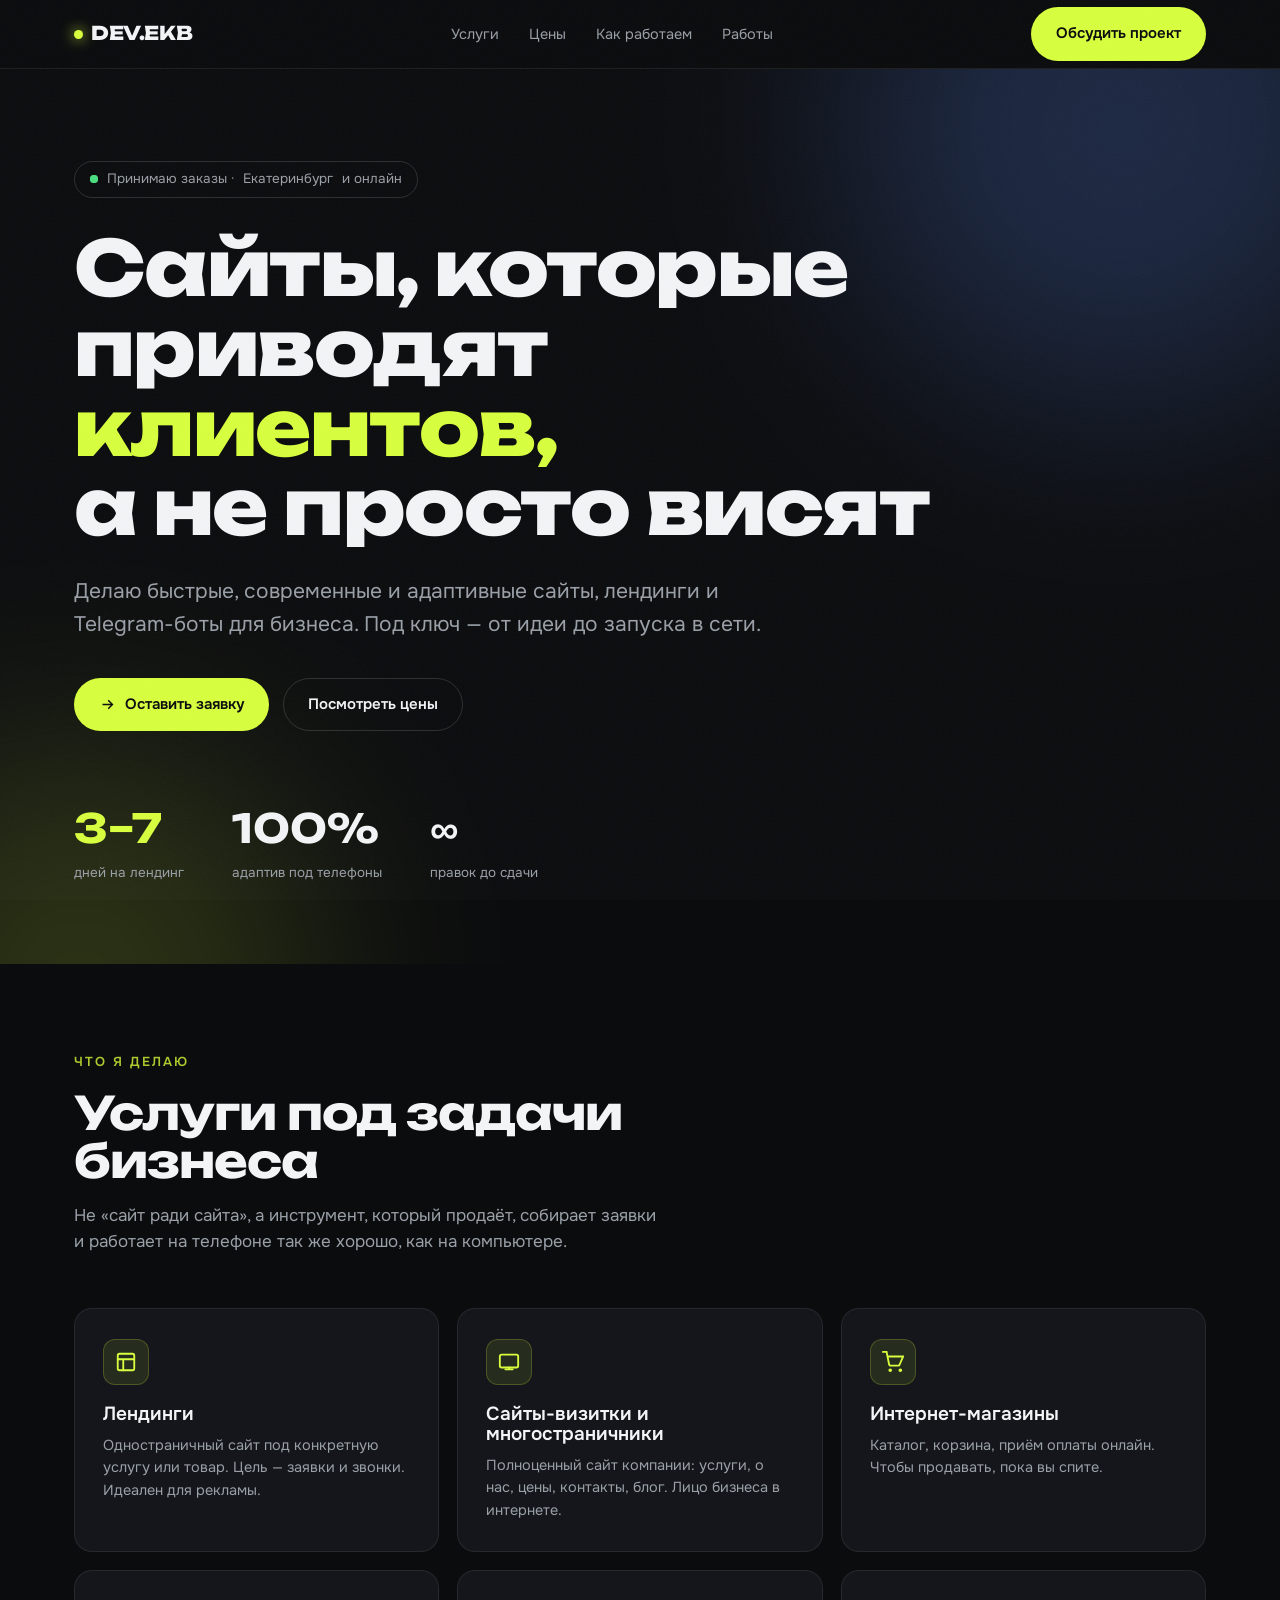
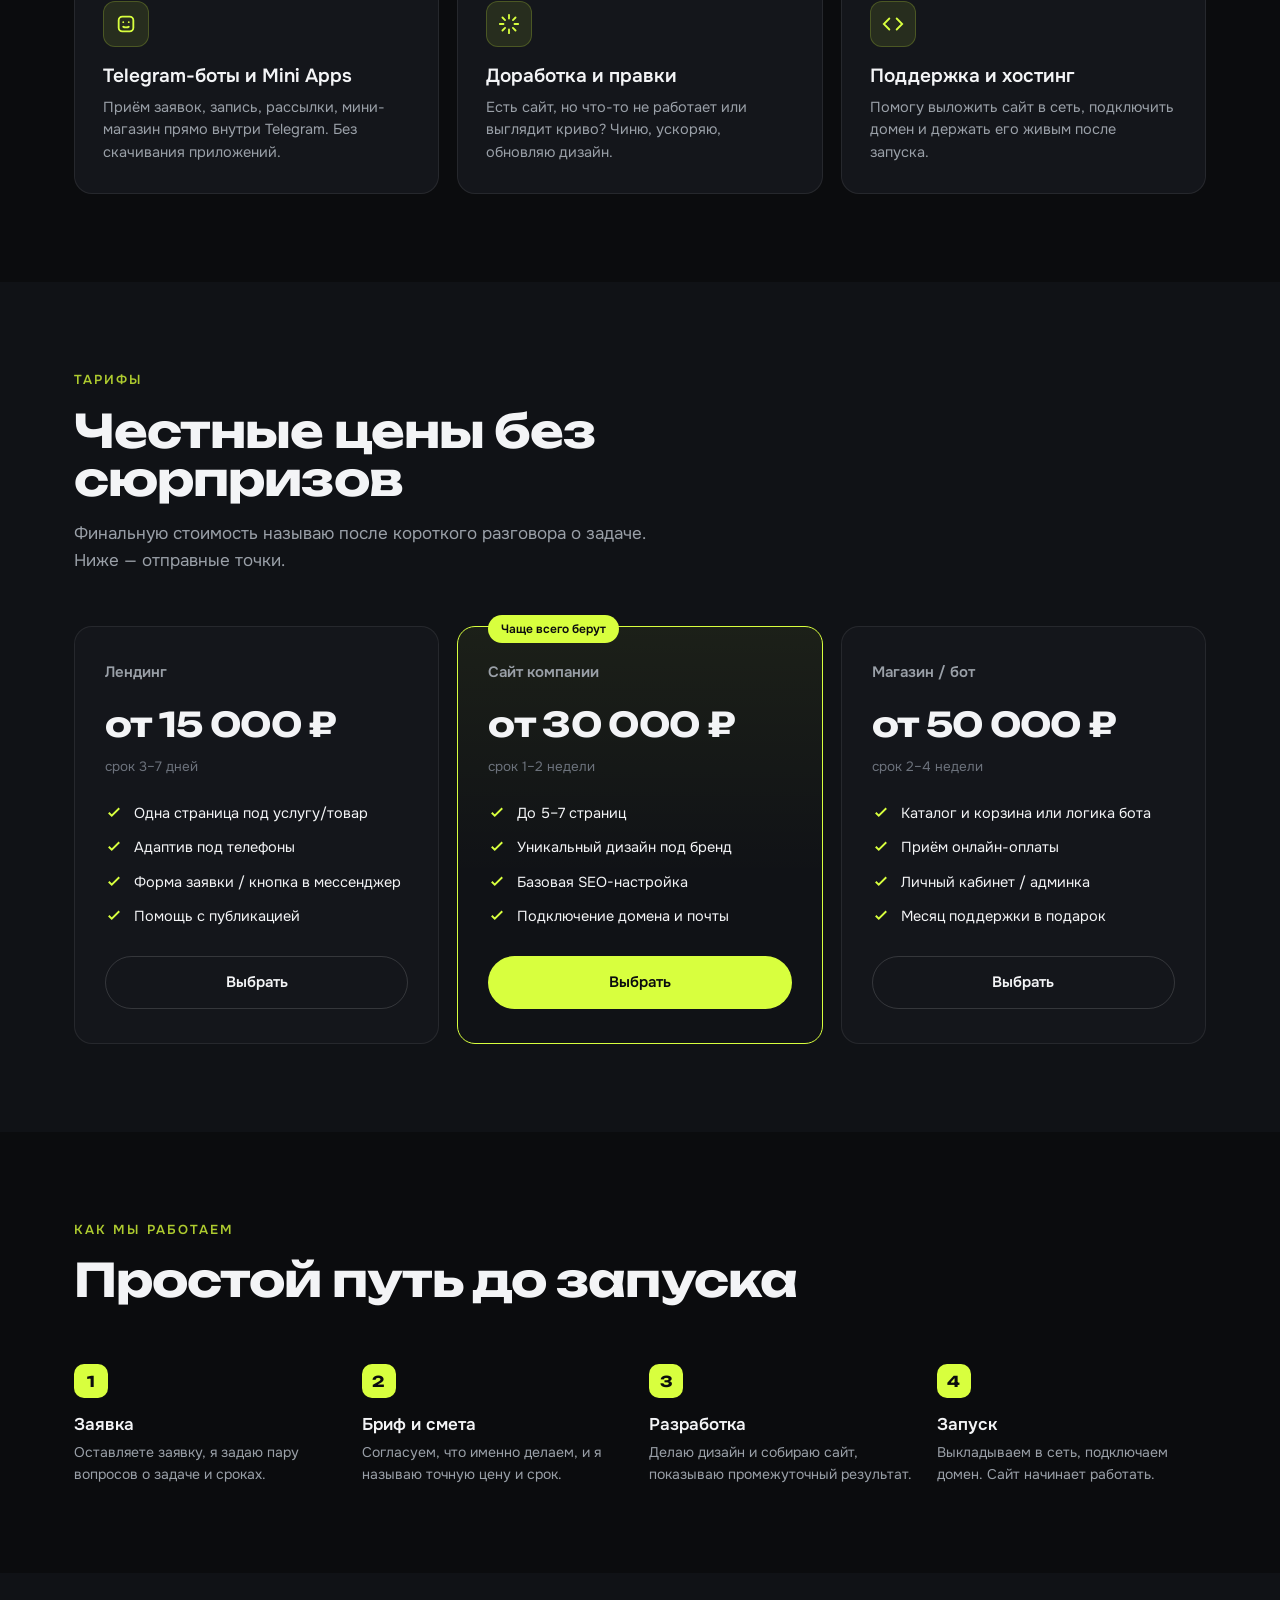
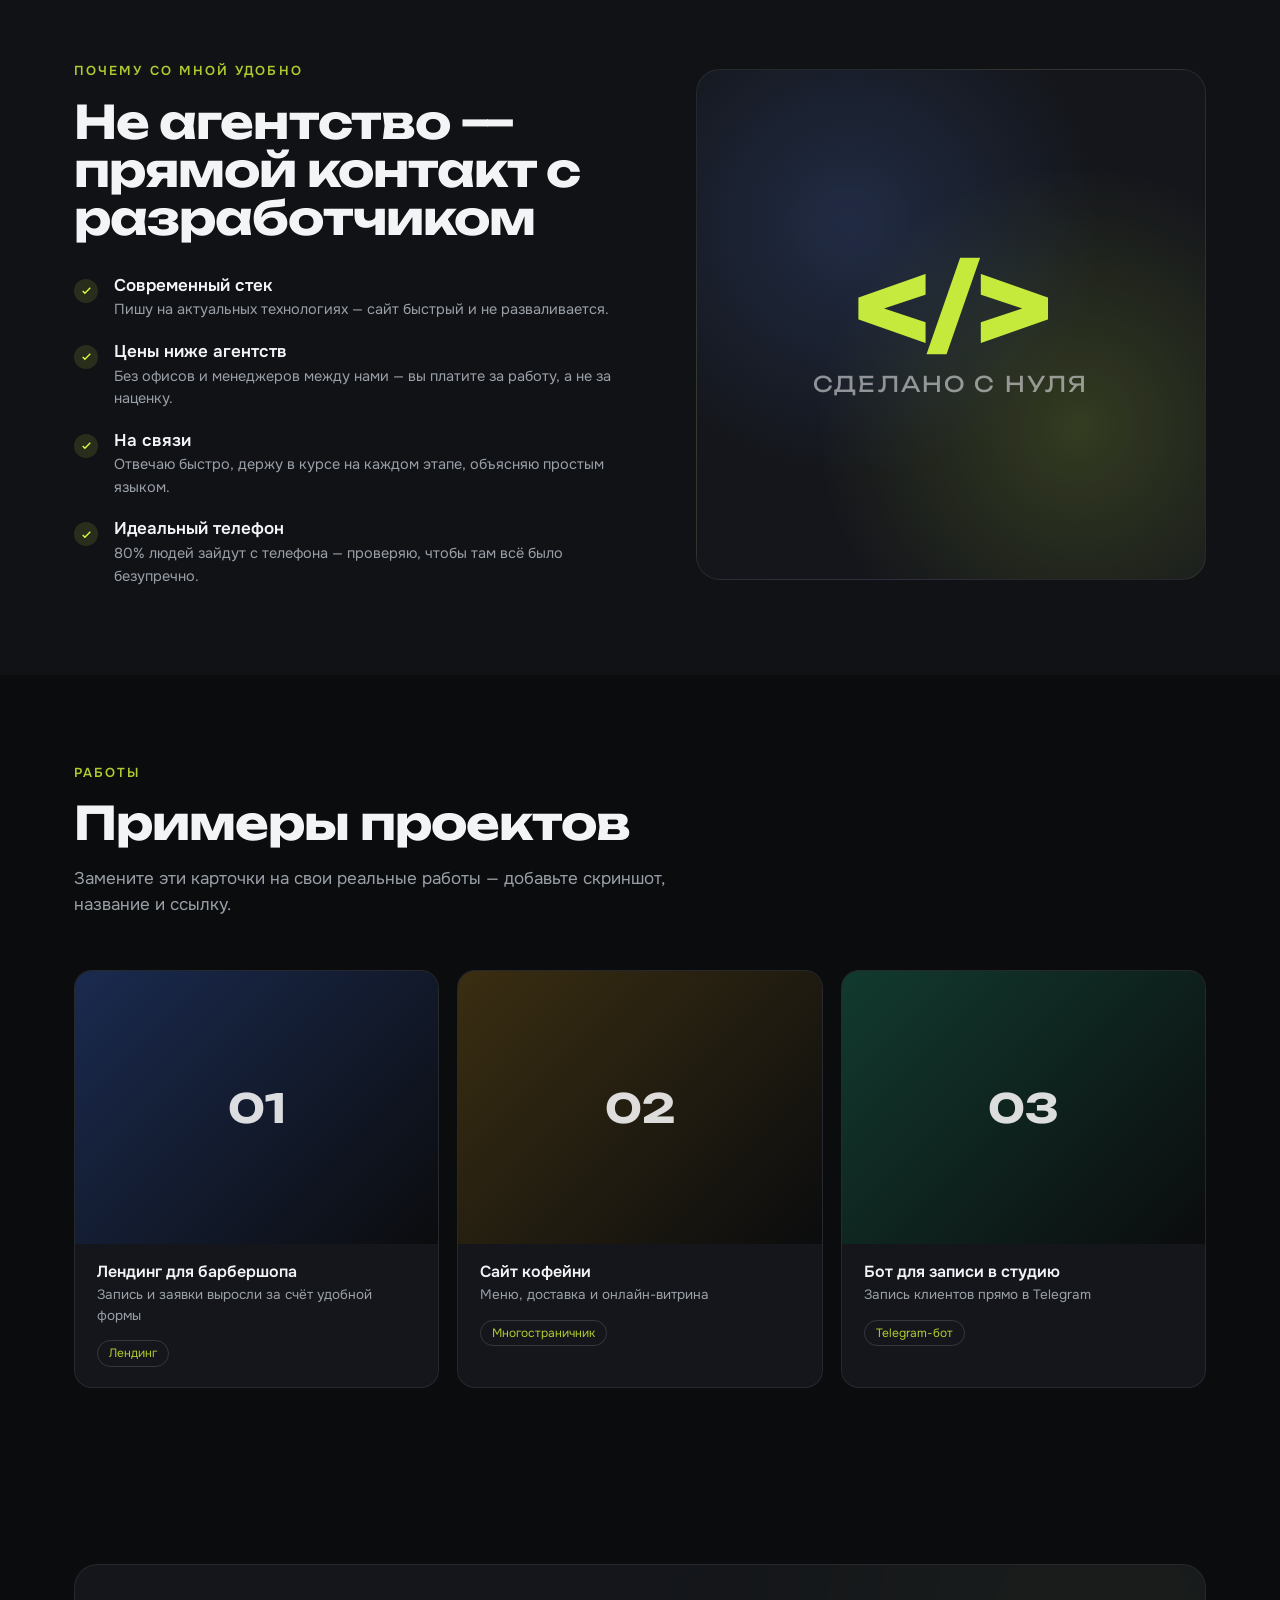
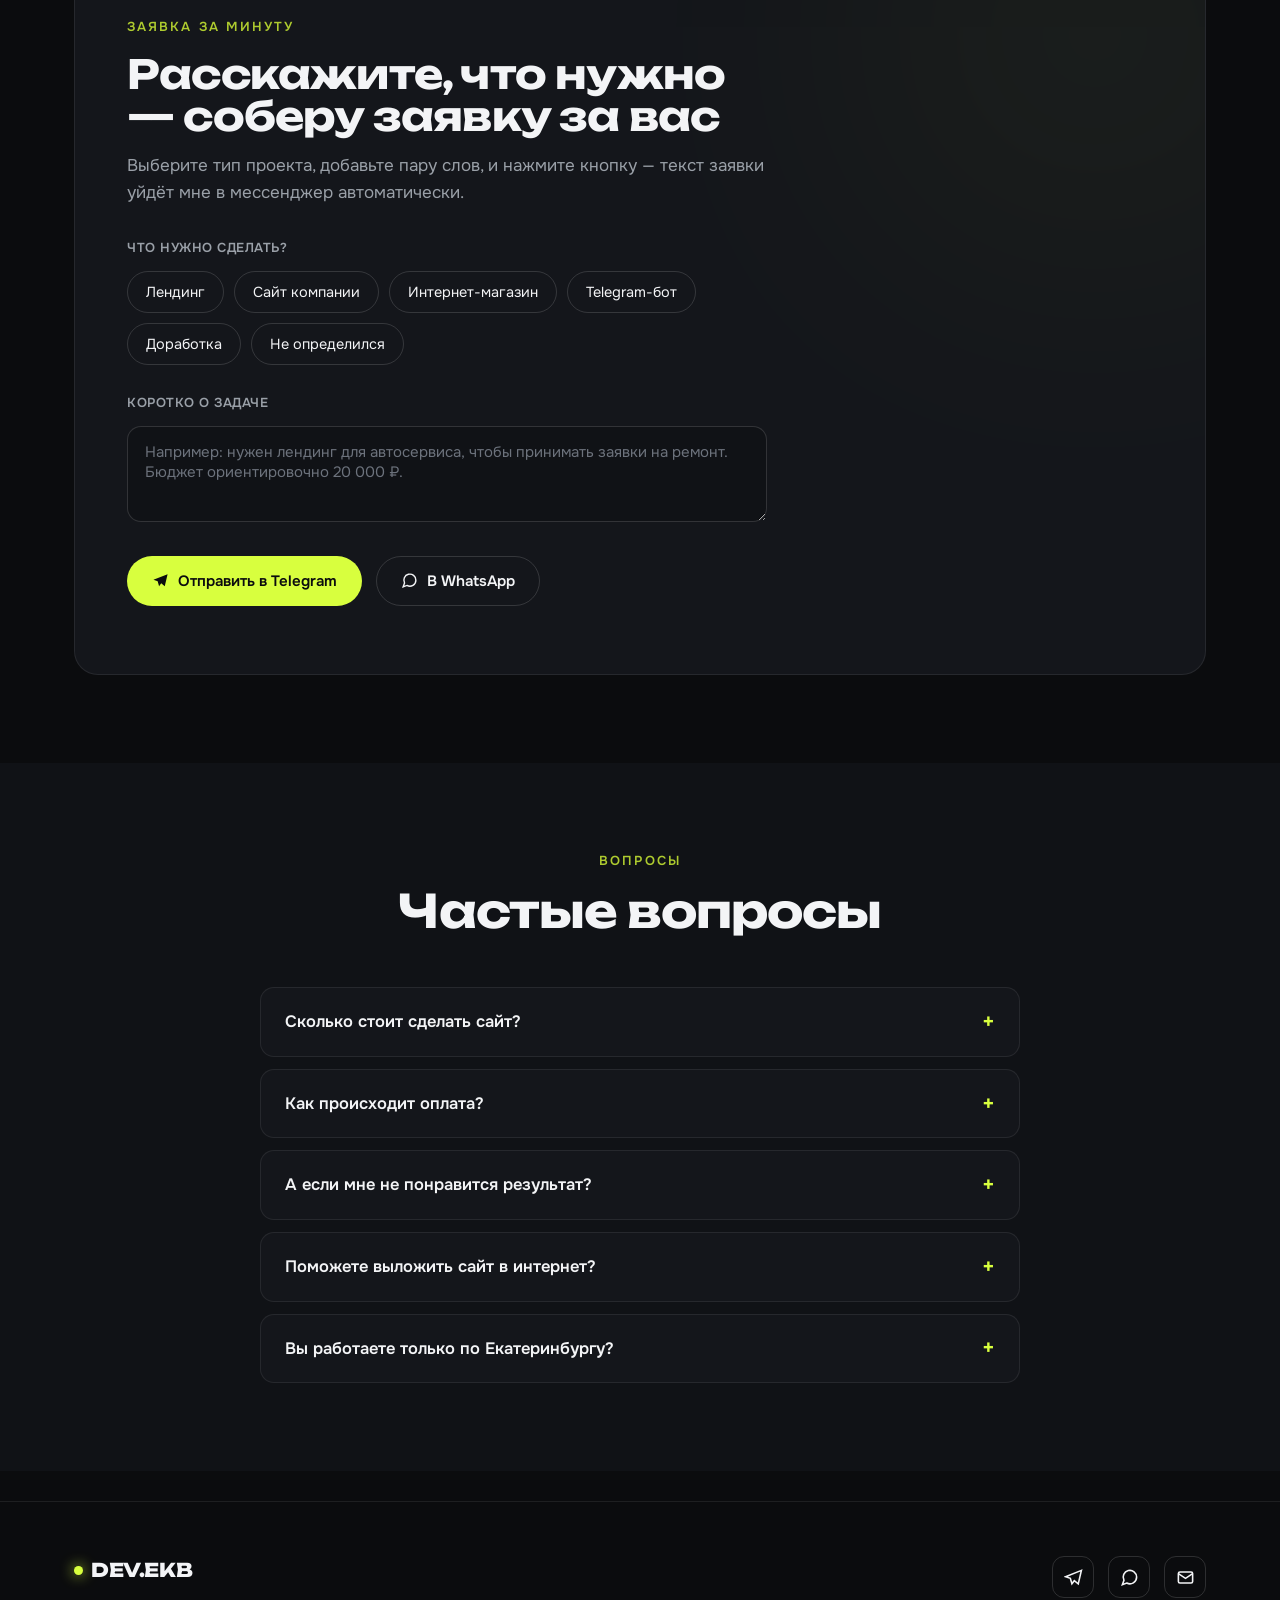
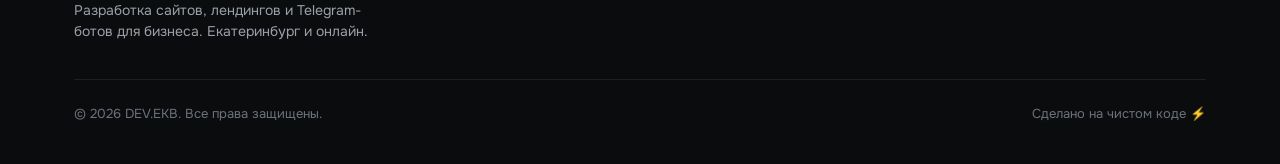
<file: index.html>
<!DOCTYPE html>
<html lang="ru">
<head>
<meta charset="UTF-8">
<meta name="viewport" content="width=device-width, initial-scale=1.0">
<title>DEV.EKB — сайты, которые приносят клиентов</title>
<meta name="description" content="Разработка современных сайтов, лендингов и Telegram-ботов для бизнеса в Екатеринбурге. Быстро, адаптивно, под ключ.">
<link rel="preconnect" href="https://fonts.googleapis.com">
<link rel="preconnect" href="https://fonts.gstatic.com" crossorigin>
<link href="https://fonts.googleapis.com/css2?family=Unbounded:wght@400;600;700;800&family=Onest:wght@400;500;600&display=swap" rel="stylesheet">
<style>
  /* ====== ПЕРЕМЕННЫЕ ТЕМЫ ====== */
  :root{
    --bg:#0b0c0e;
    --bg-2:#101216;
    --surface:#14161b;
    --surface-2:#191c22;
    --line:rgba(255,255,255,.08);
    --line-2:rgba(255,255,255,.14);
    --text:#f3f4f6;
    --muted:#9aa0a8;
    --muted-2:#6c727c;
    --accent:#d8ff3e;
    --accent-dim:#aecb2f;
    --glow-a:#5b8cff;
    --glow-b:#d8ff3e;
    --radius:18px;
    --maxw:1180px;
  }

  *{margin:0;padding:0;box-sizing:border-box}
  html{scroll-behavior:smooth}
  body{
    background:var(--bg);
    color:var(--text);
    font-family:'Onest',sans-serif;
    line-height:1.55;
    overflow-x:hidden;
    -webkit-font-smoothing:antialiased;
  }
  /* зерно поверх всего для атмосферы */
  body::after{
    content:"";
    position:fixed;inset:0;
    pointer-events:none;z-index:9999;
    opacity:.04;
    background-image:url("data:image/svg+xml,%3Csvg xmlns='http://www.w3.org/2000/svg' width='120' height='120'%3E%3Cfilter id='n'%3E%3CfeTurbulence type='fractalNoise' baseFrequency='0.85' numOctaves='3'/%3E%3C/filter%3E%3Crect width='100%25' height='100%25' filter='url(%23n)'/%3E%3C/svg%3E");
  }

  a{color:inherit;text-decoration:none}
  .wrap{max-width:var(--maxw);margin:0 auto;padding:0 24px}

  h1,h2,h3,.display{font-family:'Unbounded',sans-serif;line-height:1.05;letter-spacing:-.02em}

  .accent{color:var(--accent)}
  .muted{color:var(--muted)}

  /* ====== КНОПКИ ====== */
  .btn{
    display:inline-flex;align-items:center;gap:9px;
    font-family:'Onest',sans-serif;font-weight:600;font-size:15px;
    padding:14px 24px;border-radius:999px;border:1px solid transparent;
    cursor:pointer;transition:transform .25s cubic-bezier(.2,.8,.2,1),background .25s,border-color .25s,box-shadow .25s;
    white-space:nowrap;
  }
  .btn-primary{background:var(--accent);color:#0b0c0e;box-shadow:0 0 0 0 rgba(216,255,62,.5)}
  .btn-primary:hover{transform:translateY(-2px);box-shadow:0 12px 40px -8px rgba(216,255,62,.55)}
  .btn-ghost{background:transparent;color:var(--text);border-color:var(--line-2)}
  .btn-ghost:hover{border-color:var(--accent);color:var(--accent);transform:translateY(-2px)}
  .btn svg{width:17px;height:17px}

  /* ====== NAV ====== */
  header{
    position:sticky;top:0;z-index:100;
    backdrop-filter:blur(14px);
    background:rgba(11,12,14,.6);
    border-bottom:1px solid var(--line);
  }
  nav{display:flex;align-items:center;justify-content:space-between;height:68px}
  .logo{font-family:'Unbounded',sans-serif;font-weight:800;font-size:19px;letter-spacing:-.02em;display:flex;align-items:center;gap:8px}
  .logo .dot{width:9px;height:9px;border-radius:50%;background:var(--accent);box-shadow:0 0 14px var(--accent)}
  .nav-links{display:flex;gap:30px;align-items:center}
  .nav-links a{font-size:14.5px;color:var(--muted);transition:color .2s}
  .nav-links a:hover{color:var(--text)}
  .nav-cta{display:flex;align-items:center;gap:14px}
  @media(max-width:860px){.nav-links{display:none}}

  /* ====== HERO ====== */
  .hero{position:relative;padding:92px 0 80px;overflow:hidden}
  .glow{position:absolute;border-radius:50%;filter:blur(110px);opacity:.45;pointer-events:none;z-index:0}
  .glow-1{width:560px;height:560px;background:var(--glow-a);top:-220px;right:-120px;opacity:.22}
  .glow-2{width:480px;height:480px;background:var(--glow-b);bottom:-260px;left:-160px;opacity:.16}
  .hero .wrap{position:relative;z-index:1}

  .pill{
    display:inline-flex;align-items:center;gap:9px;
    font-size:13.5px;color:var(--muted);
    border:1px solid var(--line-2);border-radius:999px;
    padding:7px 15px;margin-bottom:30px;
  }
  .pulse{width:8px;height:8px;border-radius:50%;background:#4ade80;position:relative}
  .pulse::after{content:"";position:absolute;inset:0;border-radius:50%;background:#4ade80;animation:pulse 1.8s ease-out infinite}
  @keyframes pulse{0%{transform:scale(1);opacity:.7}100%{transform:scale(3);opacity:0}}

  .hero h1{font-size:clamp(38px,7vw,76px);font-weight:800;max-width:14ch}
  .hero h1 .line{display:block;overflow:hidden}
  .hero h1 .line span{display:block}
  .hero p.lead{font-size:clamp(16px,2.3vw,21px);color:var(--muted);max-width:52ch;margin:28px 0 38px}
  .hero-cta{display:flex;gap:14px;flex-wrap:wrap}

  .stats{display:flex;gap:48px;margin-top:66px;flex-wrap:wrap}
  .stat .num{font-family:'Unbounded',sans-serif;font-weight:700;font-size:clamp(28px,4vw,40px)}
  .stat .lbl{font-size:13.5px;color:var(--muted);margin-top:4px}

  /* ====== ОБЩИЕ СЕКЦИИ ====== */
  section.block{padding:88px 0;position:relative}
  .eyebrow{font-size:13px;font-weight:600;letter-spacing:.16em;text-transform:uppercase;color:var(--accent-dim);margin-bottom:16px}
  .sec-title{font-size:clamp(28px,4.6vw,46px);font-weight:700;max-width:18ch}
  .sec-sub{color:var(--muted);font-size:17px;max-width:54ch;margin-top:18px}
  .sec-head{margin-bottom:52px}

  /* ====== УСЛУГИ ====== */
  .grid-services{display:grid;grid-template-columns:repeat(3,1fr);gap:18px}
  @media(max-width:900px){.grid-services{grid-template-columns:1fr 1fr}}
  @media(max-width:600px){.grid-services{grid-template-columns:1fr}}
  .card{
    background:var(--surface);border:1px solid var(--line);border-radius:var(--radius);
    padding:30px 28px;transition:transform .3s cubic-bezier(.2,.8,.2,1),border-color .3s,background .3s;
    position:relative;overflow:hidden;
  }
  .card:hover{transform:translateY(-5px);border-color:var(--line-2);background:var(--surface-2)}
  .card .ico{
    width:46px;height:46px;border-radius:12px;display:grid;place-items:center;
    background:rgba(216,255,62,.1);border:1px solid rgba(216,255,62,.2);margin-bottom:20px;
  }
  .card .ico svg{width:22px;height:22px;stroke:var(--accent)}
  .card h3{font-size:19px;font-weight:600;margin-bottom:9px;font-family:'Onest',sans-serif;letter-spacing:0}
  .card p{font-size:14.5px;color:var(--muted)}

  /* ====== ЦЕНЫ ====== */
  .grid-price{display:grid;grid-template-columns:repeat(3,1fr);gap:18px;align-items:stretch}
  @media(max-width:880px){.grid-price{grid-template-columns:1fr}}
  .price-card{
    background:var(--surface);border:1px solid var(--line);border-radius:var(--radius);
    padding:34px 30px;display:flex;flex-direction:column;position:relative;transition:border-color .3s,transform .3s;
  }
  .price-card:hover{transform:translateY(-4px);border-color:var(--line-2)}
  .price-card.featured{border-color:var(--accent);background:linear-gradient(180deg,rgba(216,255,62,.06),transparent 60%)}
  .price-card.featured::before{
    content:"Чаще всего берут";position:absolute;top:-12px;left:30px;
    background:var(--accent);color:#0b0c0e;font-size:12px;font-weight:600;
    padding:5px 13px;border-radius:999px;
  }
  .price-card .tier{font-size:15px;color:var(--muted);font-weight:600;margin-bottom:14px}
  .price-card .amount{font-family:'Unbounded',sans-serif;font-weight:700;font-size:34px;letter-spacing:-.02em}
  .price-card .amount small{font-size:15px;color:var(--muted);font-weight:400;font-family:'Onest',sans-serif}
  .price-card .term{font-size:13.5px;color:var(--muted-2);margin-top:6px}
  .price-card ul{list-style:none;margin:24px 0 28px;display:flex;flex-direction:column;gap:12px}
  .price-card li{font-size:14.5px;color:var(--text);display:flex;gap:11px;align-items:flex-start}
  .price-card li svg{width:18px;height:18px;flex-shrink:0;stroke:var(--accent);margin-top:1px}
  .price-card .btn{width:100%;justify-content:center;margin-top:auto}

  /* ====== ПРОЦЕСС ====== */
  .steps{display:grid;grid-template-columns:repeat(4,1fr);gap:18px}
  @media(max-width:880px){.steps{grid-template-columns:1fr 1fr}}
  @media(max-width:520px){.steps{grid-template-columns:1fr}}
  .step{position:relative;padding-top:8px}
  .step .n{font-family:'Unbounded',sans-serif;font-weight:700;font-size:15px;color:#0b0c0e;background:var(--accent);width:34px;height:34px;border-radius:10px;display:grid;place-items:center;margin-bottom:18px}
  .step h3{font-size:17px;font-weight:600;margin-bottom:8px;font-family:'Onest',sans-serif;letter-spacing:0}
  .step p{font-size:14px;color:var(--muted)}

  /* ====== ПОЧЕМУ Я ====== */
  .why{display:grid;grid-template-columns:1.1fr 1fr;gap:60px;align-items:center}
  @media(max-width:880px){.why{grid-template-columns:1fr;gap:40px}}
  .why-list{display:flex;flex-direction:column;gap:22px}
  .why-item{display:flex;gap:16px;align-items:flex-start}
  .why-item .ck{width:24px;height:24px;border-radius:50%;background:rgba(216,255,62,.12);display:grid;place-items:center;flex-shrink:0;margin-top:2px}
  .why-item .ck svg{width:13px;height:13px;stroke:var(--accent)}
  .why-item h3{font-size:17px;font-weight:600;margin-bottom:4px;font-family:'Onest',sans-serif;letter-spacing:0}
  .why-item p{font-size:14.5px;color:var(--muted)}
  .why-visual{
    aspect-ratio:1/1;border-radius:24px;border:1px solid var(--line);
    background:
      radial-gradient(circle at 30% 30%,rgba(91,140,255,.18),transparent 50%),
      radial-gradient(circle at 75% 70%,rgba(216,255,62,.16),transparent 50%),
      var(--surface);
    position:relative;overflow:hidden;display:grid;place-items:center;
  }
  .why-visual .code{font-family:'Unbounded',sans-serif;font-weight:800;font-size:clamp(60px,12vw,120px);color:var(--accent);opacity:.9;letter-spacing:-.04em;line-height:.85;text-align:center}
  .why-visual .code small{display:block;font-size:.18em;color:var(--text);letter-spacing:.1em;margin-top:18px;opacity:.6;font-weight:400}

  /* ====== ПОРТФОЛИО ====== */
  .grid-port{display:grid;grid-template-columns:repeat(3,1fr);gap:18px}
  @media(max-width:900px){.grid-port{grid-template-columns:1fr 1fr}}
  @media(max-width:600px){.grid-port{grid-template-columns:1fr}}
  .port{border-radius:var(--radius);overflow:hidden;border:1px solid var(--line);background:var(--surface);transition:transform .3s,border-color .3s}
  .port:hover{transform:translateY(-5px);border-color:var(--line-2)}
  .port .thumb{aspect-ratio:4/3;display:grid;place-items:center;position:relative;overflow:hidden}
  .port .thumb span{font-family:'Unbounded',sans-serif;font-weight:700;font-size:40px;color:rgba(255,255,255,.85)}
  .port:nth-child(1) .thumb{background:linear-gradient(135deg,#1a2a4f,#0b0c0e)}
  .port:nth-child(2) .thumb{background:linear-gradient(135deg,#3a2e12,#0b0c0e)}
  .port:nth-child(3) .thumb{background:linear-gradient(135deg,#123a2e,#0b0c0e)}
  .port .meta{padding:20px 22px}
  .port .meta h3{font-size:16px;font-weight:600;font-family:'Onest',sans-serif;letter-spacing:0}
  .port .meta p{font-size:13.5px;color:var(--muted);margin-top:4px}
  .port .meta .tag{display:inline-block;font-size:12px;color:var(--accent-dim);border:1px solid var(--line-2);border-radius:999px;padding:3px 11px;margin-top:14px}

  /* ====== КОНФИГУРАТОР / ЗАЯВКА ====== */
  .order{background:var(--surface);border:1px solid var(--line);border-radius:24px;padding:clamp(28px,5vw,52px);position:relative;overflow:hidden}
  .order::before{content:"";position:absolute;width:380px;height:380px;border-radius:50%;background:var(--accent);filter:blur(150px);opacity:.07;top:-120px;right:-80px}
  .order .wrap-in{position:relative;z-index:1;max-width:640px}
  .order h2{font-size:clamp(26px,4vw,40px);font-weight:700}
  .order p.lead{color:var(--muted);margin:16px 0 32px;font-size:17px}
  .field-label{font-size:13px;font-weight:600;letter-spacing:.04em;text-transform:uppercase;color:var(--muted);margin-bottom:13px;display:block}
  .chips{display:flex;flex-wrap:wrap;gap:10px;margin-bottom:28px}
  .chip{
    font-size:14.5px;padding:11px 18px;border-radius:999px;border:1px solid var(--line-2);
    background:transparent;color:var(--text);cursor:pointer;transition:all .2s;user-select:none;font-family:'Onest',sans-serif;
  }
  .chip:hover{border-color:var(--accent)}
  .chip.active{background:var(--accent);color:#0b0c0e;border-color:var(--accent);font-weight:600}
  textarea{
    width:100%;background:var(--bg-2);border:1px solid var(--line-2);border-radius:14px;
    color:var(--text);font-family:'Onest',sans-serif;font-size:15px;padding:15px 17px;resize:vertical;min-height:96px;margin-bottom:26px;transition:border-color .2s;
  }
  textarea:focus{outline:none;border-color:var(--accent)}
  textarea::placeholder{color:var(--muted-2)}
  .order-actions{display:flex;gap:14px;flex-wrap:wrap}
  .copied-note{font-size:13.5px;color:var(--accent);margin-top:16px;opacity:0;transition:opacity .3s;height:0}
  .copied-note.show{opacity:1;height:auto}

  /* ====== FAQ ====== */
  .faq{display:flex;flex-direction:column;gap:12px;max-width:760px;margin:0 auto}
  .faq-item{border:1px solid var(--line);border-radius:14px;background:var(--surface);overflow:hidden;transition:border-color .25s}
  .faq-item:hover{border-color:var(--line-2)}
  .faq-q{padding:21px 24px;font-size:16.5px;font-weight:600;cursor:pointer;display:flex;justify-content:space-between;align-items:center;gap:16px;font-family:'Onest',sans-serif}
  .faq-q .plus{font-size:22px;color:var(--accent);transition:transform .3s;flex-shrink:0;line-height:1}
  .faq-item.open .plus{transform:rotate(45deg)}
  .faq-a{max-height:0;overflow:hidden;transition:max-height .35s ease;color:var(--muted);font-size:15px}
  .faq-a div{padding:0 24px 22px}

  /* ====== FOOTER ====== */
  footer{border-top:1px solid var(--line);padding:54px 0 40px;margin-top:30px}
  .foot{display:flex;justify-content:space-between;gap:30px;flex-wrap:wrap;align-items:flex-start}
  .foot .logo{margin-bottom:14px}
  .foot p{color:var(--muted);font-size:14px;max-width:34ch}
  .foot-links{display:flex;gap:14px;flex-wrap:wrap}
  .foot-links a{width:42px;height:42px;border-radius:12px;border:1px solid var(--line-2);display:grid;place-items:center;transition:all .2s}
  .foot-links a:hover{border-color:var(--accent);background:rgba(216,255,62,.06)}
  .foot-links a svg{width:19px;height:19px;stroke:var(--text)}
  .copyright{color:var(--muted-2);font-size:13px;margin-top:36px;border-top:1px solid var(--line);padding-top:24px;display:flex;justify-content:space-between;flex-wrap:wrap;gap:12px}

  /* ====== АНИМАЦИИ ПОЯВЛЕНИЯ ====== */
  .reveal{opacity:0;transform:translateY(26px);transition:opacity .7s cubic-bezier(.2,.8,.2,1),transform .7s cubic-bezier(.2,.8,.2,1)}
  .reveal.in{opacity:1;transform:none}
  /* стартовая анимация героя */
  .hero h1 .line span{transform:translateY(110%);animation:rise .9s cubic-bezier(.2,.8,.2,1) forwards}
  .hero h1 .line:nth-child(1) span{animation-delay:.05s}
  .hero h1 .line:nth-child(2) span{animation-delay:.16s}
  .hero h1 .line:nth-child(3) span{animation-delay:.27s}
  @keyframes rise{to{transform:translateY(0)}}
  .fade-up{opacity:0;animation:fadeUp .8s cubic-bezier(.2,.8,.2,1) forwards}
  .fade-up.d1{animation-delay:.4s}.fade-up.d2{animation-delay:.5s}.fade-up.d3{animation-delay:.62s}
  @keyframes fadeUp{from{opacity:0;transform:translateY(20px)}to{opacity:1;transform:none}}
</style>
</head>
<body>

<!-- ========== NAV ========== -->
<header>
  <div class="wrap">
    <nav>
      <a href="#" class="logo"><span class="dot"></span><span id="logo-text">DEV.EKB</span></a>
      <div class="nav-links">
        <a href="#services">Услуги</a>
        <a href="#pricing">Цены</a>
        <a href="#process">Как работаем</a>
        <a href="#portfolio">Работы</a>
      </div>
      <div class="nav-cta">
        <a href="#order" class="btn btn-primary">Обсудить проект</a>
      </div>
    </nav>
  </div>
</header>

<!-- ========== HERO ========== -->
<section class="hero">
  <div class="glow glow-1"></div>
  <div class="glow glow-2"></div>
  <div class="wrap">
    <div class="pill fade-up"><span class="pulse"></span> Принимаю заказы · <span id="city-pill">Екатеринбург</span> и онлайн</div>
    <h1>
      <span class="line"><span>Сайты, которые</span></span>
      <span class="line"><span>приводят <span class="accent">клиентов,</span></span></span>
      <span class="line"><span>а не просто висят</span></span>
    </h1>
    <p class="lead fade-up d1">Делаю быстрые, современные и адаптивные сайты, лендинги и Telegram-боты для бизнеса. Под ключ — от идеи до запуска в сети.</p>
    <div class="hero-cta fade-up d2">
      <a href="#order" class="btn btn-primary">
        <svg viewBox="0 0 24 24" fill="none" stroke="currentColor" stroke-width="2"><path d="M5 12h14M13 6l6 6-6 6"/></svg>
        Оставить заявку
      </a>
      <a href="#pricing" class="btn btn-ghost">Посмотреть цены</a>
    </div>
    <div class="stats fade-up d3">
      <div class="stat"><div class="num accent">3–7</div><div class="lbl">дней на лендинг</div></div>
      <div class="stat"><div class="num">100%</div><div class="lbl">адаптив под телефоны</div></div>
      <div class="stat"><div class="num">∞</div><div class="lbl">правок до сдачи</div></div>
    </div>
  </div>
</section>

<!-- ========== УСЛУГИ ========== -->
<section class="block" id="services">
  <div class="wrap">
    <div class="sec-head reveal">
      <div class="eyebrow">Что я делаю</div>
      <h2 class="sec-title">Услуги под задачи бизнеса</h2>
      <p class="sec-sub">Не «сайт ради сайта», а инструмент, который продаёт, собирает заявки и работает на телефоне так же хорошо, как на компьютере.</p>
    </div>
    <div class="grid-services">
      <div class="card reveal">
        <div class="ico"><svg viewBox="0 0 24 24" fill="none" stroke-width="2" stroke-linecap="round"><path d="M3 9h18M9 21V9"/><rect x="3" y="3" width="18" height="18" rx="2"/></svg></div>
        <h3>Лендинги</h3>
        <p>Одностраничный сайт под конкретную услугу или товар. Цель — заявки и звонки. Идеален для рекламы.</p>
      </div>
      <div class="card reveal">
        <div class="ico"><svg viewBox="0 0 24 24" fill="none" stroke-width="2" stroke-linecap="round"><rect x="2" y="4" width="20" height="14" rx="2"/><path d="M8 20h8M12 18v2"/></svg></div>
        <h3>Сайты-визитки и многостраничники</h3>
        <p>Полноценный сайт компании: услуги, о нас, цены, контакты, блог. Лицо бизнеса в интернете.</p>
      </div>
      <div class="card reveal">
        <div class="ico"><svg viewBox="0 0 24 24" fill="none" stroke-width="2" stroke-linecap="round"><circle cx="9" cy="21" r="1"/><circle cx="20" cy="21" r="1"/><path d="M1 1h4l2.7 13.4a2 2 0 0 0 2 1.6h7.7a2 2 0 0 0 2-1.6L23 6H6"/></svg></div>
        <h3>Интернет-магазины</h3>
        <p>Каталог, корзина, приём оплаты онлайн. Чтобы продавать, пока вы спите.</p>
      </div>
      <div class="card reveal">
        <div class="ico"><svg viewBox="0 0 24 24" fill="none" stroke-width="2" stroke-linecap="round"><rect x="4" y="4" width="16" height="16" rx="4"/><path d="M9 10h.01M15 10h.01M9 15c1 1 5 1 6 0"/></svg></div>
        <h3>Telegram-боты и Mini Apps</h3>
        <p>Приём заявок, запись, рассылки, мини-магазин прямо внутри Telegram. Без скачивания приложений.</p>
      </div>
      <div class="card reveal">
        <div class="ico"><svg viewBox="0 0 24 24" fill="none" stroke-width="2" stroke-linecap="round"><path d="M12 2v4M12 18v4M4.9 4.9l2.8 2.8M16.3 16.3l2.8 2.8M2 12h4M18 12h4M4.9 19.1l2.8-2.8M16.3 7.7l2.8-2.8"/></svg></div>
        <h3>Доработка и правки</h3>
        <p>Есть сайт, но что-то не работает или выглядит криво? Чиню, ускоряю, обновляю дизайн.</p>
      </div>
      <div class="card reveal">
        <div class="ico"><svg viewBox="0 0 24 24" fill="none" stroke-width="2" stroke-linecap="round"><path d="M16 18l6-6-6-6M8 6l-6 6 6 6"/></svg></div>
        <h3>Поддержка и хостинг</h3>
        <p>Помогу выложить сайт в сеть, подключить домен и держать его живым после запуска.</p>
      </div>
    </div>
  </div>
</section>

<!-- ========== ЦЕНЫ ========== -->
<section class="block" id="pricing" style="background:var(--bg-2)">
  <div class="wrap">
    <div class="sec-head reveal">
      <div class="eyebrow">Тарифы</div>
      <h2 class="sec-title">Честные цены без сюрпризов</h2>
      <p class="sec-sub">Финальную стоимость называю после короткого разговора о задаче. Ниже — отправные точки.</p>
    </div>
    <div class="grid-price">
      <div class="price-card reveal">
        <div class="tier">Лендинг</div>
        <div class="amount">от 15 000 ₽</div>
        <div class="term">срок 3–7 дней</div>
        <ul>
          <li><svg viewBox="0 0 24 24" fill="none" stroke-width="2.5"><path d="M5 13l4 4L19 7"/></svg> Одна страница под услугу/товар</li>
          <li><svg viewBox="0 0 24 24" fill="none" stroke-width="2.5"><path d="M5 13l4 4L19 7"/></svg> Адаптив под телефоны</li>
          <li><svg viewBox="0 0 24 24" fill="none" stroke-width="2.5"><path d="M5 13l4 4L19 7"/></svg> Форма заявки / кнопка в мессенджер</li>
          <li><svg viewBox="0 0 24 24" fill="none" stroke-width="2.5"><path d="M5 13l4 4L19 7"/></svg> Помощь с публикацией</li>
        </ul>
        <a href="#order" class="btn btn-ghost">Выбрать</a>
      </div>
      <div class="price-card featured reveal">
        <div class="tier">Сайт компании</div>
        <div class="amount">от 30 000 ₽</div>
        <div class="term">срок 1–2 недели</div>
        <ul>
          <li><svg viewBox="0 0 24 24" fill="none" stroke-width="2.5"><path d="M5 13l4 4L19 7"/></svg> До 5–7 страниц</li>
          <li><svg viewBox="0 0 24 24" fill="none" stroke-width="2.5"><path d="M5 13l4 4L19 7"/></svg> Уникальный дизайн под бренд</li>
          <li><svg viewBox="0 0 24 24" fill="none" stroke-width="2.5"><path d="M5 13l4 4L19 7"/></svg> Базовая SEO-настройка</li>
          <li><svg viewBox="0 0 24 24" fill="none" stroke-width="2.5"><path d="M5 13l4 4L19 7"/></svg> Подключение домена и почты</li>
        </ul>
        <a href="#order" class="btn btn-primary">Выбрать</a>
      </div>
      <div class="price-card reveal">
        <div class="tier">Магазин / бот</div>
        <div class="amount">от 50 000 ₽</div>
        <div class="term">срок 2–4 недели</div>
        <ul>
          <li><svg viewBox="0 0 24 24" fill="none" stroke-width="2.5"><path d="M5 13l4 4L19 7"/></svg> Каталог и корзина или логика бота</li>
          <li><svg viewBox="0 0 24 24" fill="none" stroke-width="2.5"><path d="M5 13l4 4L19 7"/></svg> Приём онлайн-оплаты</li>
          <li><svg viewBox="0 0 24 24" fill="none" stroke-width="2.5"><path d="M5 13l4 4L19 7"/></svg> Личный кабинет / админка</li>
          <li><svg viewBox="0 0 24 24" fill="none" stroke-width="2.5"><path d="M5 13l4 4L19 7"/></svg> Месяц поддержки в подарок</li>
        </ul>
        <a href="#order" class="btn btn-ghost">Выбрать</a>
      </div>
    </div>
  </div>
</section>

<!-- ========== ПРОЦЕСС ========== -->
<section class="block" id="process">
  <div class="wrap">
    <div class="sec-head reveal">
      <div class="eyebrow">Как мы работаем</div>
      <h2 class="sec-title">Простой путь до запуска</h2>
    </div>
    <div class="steps">
      <div class="step reveal"><div class="n">1</div><h3>Заявка</h3><p>Оставляете заявку, я задаю пару вопросов о задаче и сроках.</p></div>
      <div class="step reveal"><div class="n">2</div><h3>Бриф и смета</h3><p>Согласуем, что именно делаем, и я называю точную цену и срок.</p></div>
      <div class="step reveal"><div class="n">3</div><h3>Разработка</h3><p>Делаю дизайн и собираю сайт, показываю промежуточный результат.</p></div>
      <div class="step reveal"><div class="n">4</div><h3>Запуск</h3><p>Выкладываем в сеть, подключаем домен. Сайт начинает работать.</p></div>
    </div>
  </div>
</section>

<!-- ========== ПОЧЕМУ Я ========== -->
<section class="block" id="why" style="background:var(--bg-2)">
  <div class="wrap">
    <div class="why">
      <div class="reveal">
        <div class="eyebrow">Почему со мной удобно</div>
        <h2 class="sec-title" style="margin-bottom:34px">Не агентство —<br>прямой контакт с разработчиком</h2>
        <div class="why-list">
          <div class="why-item"><span class="ck"><svg viewBox="0 0 24 24" fill="none" stroke-width="2.5"><path d="M5 13l4 4L19 7"/></svg></span><div><h3>Современный стек</h3><p>Пишу на актуальных технологиях — сайт быстрый и не разваливается.</p></div></div>
          <div class="why-item"><span class="ck"><svg viewBox="0 0 24 24" fill="none" stroke-width="2.5"><path d="M5 13l4 4L19 7"/></svg></span><div><h3>Цены ниже агентств</h3><p>Без офисов и менеджеров между нами — вы платите за работу, а не за наценку.</p></div></div>
          <div class="why-item"><span class="ck"><svg viewBox="0 0 24 24" fill="none" stroke-width="2.5"><path d="M5 13l4 4L19 7"/></svg></span><div><h3>На связи</h3><p>Отвечаю быстро, держу в курсе на каждом этапе, объясняю простым языком.</p></div></div>
          <div class="why-item"><span class="ck"><svg viewBox="0 0 24 24" fill="none" stroke-width="2.5"><path d="M5 13l4 4L19 7"/></svg></span><div><h3>Идеальный телефон</h3><p>80% людей зайдут с телефона — проверяю, чтобы там всё было безупречно.</p></div></div>
        </div>
      </div>
      <div class="why-visual reveal">
        <div class="code">&lt;/&gt;<small>СДЕЛАНО С НУЛЯ</small></div>
      </div>
    </div>
  </div>
</section>

<!-- ========== ПОРТФОЛИО ========== -->
<section class="block" id="portfolio">
  <div class="wrap">
    <div class="sec-head reveal">
      <div class="eyebrow">Работы</div>
      <h2 class="sec-title">Примеры проектов</h2>
      <p class="sec-sub">Замените эти карточки на свои реальные работы — добавьте скриншот, название и ссылку.</p>
    </div>
    <div class="grid-port">
      <a href="#" class="port reveal"><div class="thumb"><span>01</span></div><div class="meta"><h3>Лендинг для барбершопа</h3><p>Запись и заявки выросли за счёт удобной формы</p><span class="tag">Лендинг</span></div></a>
      <a href="#" class="port reveal"><div class="thumb"><span>02</span></div><div class="meta"><h3>Сайт кофейни</h3><p>Меню, доставка и онлайн-витрина</p><span class="tag">Многостраничник</span></div></a>
      <a href="#" class="port reveal"><div class="thumb"><span>03</span></div><div class="meta"><h3>Бот для записи в студию</h3><p>Запись клиентов прямо в Telegram</p><span class="tag">Telegram-бот</span></div></a>
    </div>
  </div>
</section>

<!-- ========== ЗАЯВКА / КОНФИГУРАТОР ========== -->
<section class="block" id="order">
  <div class="wrap">
    <div class="order reveal">
      <div class="wrap-in">
        <div class="eyebrow">Заявка за минуту</div>
        <h2>Расскажите, что нужно — соберу заявку за вас</h2>
        <p class="lead">Выберите тип проекта, добавьте пару слов, и нажмите кнопку — текст заявки уйдёт мне в мессенджер автоматически.</p>

        <span class="field-label">Что нужно сделать?</span>
        <div class="chips" id="chips">
          <button class="chip" data-v="Лендинг">Лендинг</button>
          <button class="chip" data-v="Сайт компании">Сайт компании</button>
          <button class="chip" data-v="Интернет-магазин">Интернет-магазин</button>
          <button class="chip" data-v="Telegram-бот">Telegram-бот</button>
          <button class="chip" data-v="Доработка сайта">Доработка</button>
          <button class="chip" data-v="Пока не определился">Не определился</button>
        </div>

        <span class="field-label">Коротко о задаче</span>
        <textarea id="msg" placeholder="Например: нужен лендинг для автосервиса, чтобы принимать заявки на ремонт. Бюджет ориентировочно 20 000 ₽."></textarea>

        <div class="order-actions">
          <button class="btn btn-primary" id="send-tg">
            <svg viewBox="0 0 24 24" fill="currentColor"><path d="M22 3L2 11l6 2 2 7 3-4 5 4 4-17z"/></svg>
            Отправить в Telegram
          </button>
          <button class="btn btn-ghost" id="send-wa">
            <svg viewBox="0 0 24 24" fill="none" stroke="currentColor" stroke-width="2"><path d="M21 11.5a8.5 8.5 0 0 1-12.5 7.5L3 21l2-5.5A8.5 8.5 0 1 1 21 11.5z"/></svg>
            В WhatsApp
          </button>
        </div>
        <div class="copied-note" id="note">✓ Заявка скопирована — вставьте её в чат, если он не подставился автоматически.</div>
      </div>
    </div>
  </div>
</section>

<!-- ========== FAQ ========== -->
<section class="block" id="faq" style="background:var(--bg-2)">
  <div class="wrap">
    <div class="sec-head reveal" style="text-align:center">
      <div class="eyebrow">Вопросы</div>
      <h2 class="sec-title" style="margin:0 auto">Частые вопросы</h2>
    </div>
    <div class="faq">
      <div class="faq-item reveal"><div class="faq-q">Сколько стоит сделать сайт?<span class="plus">+</span></div><div class="faq-a"><div>Зависит от задачи. Лендинг — от 15 000 ₽, сайт компании — от 30 000 ₽, магазин или бот — от 50 000 ₽. Точную цену называю после короткого разговора, чтобы не было сюрпризов.</div></div></div>
      <div class="faq-item reveal"><div class="faq-q">Как происходит оплата?<span class="plus">+</span></div><div class="faq-a"><div>Обычно 50% предоплата перед началом работы и 50% после сдачи готового сайта. Условия можем обсудить под ваш проект.</div></div></div>
      <div class="faq-item reveal"><div class="faq-q">А если мне не понравится результат?<span class="plus">+</span></div><div class="faq-a"><div>Я показываю промежуточные версии и вношу правки до тех пор, пока вам не понравится. Финал принимаем только когда вы довольны.</div></div></div>
      <div class="faq-item reveal"><div class="faq-q">Поможете выложить сайт в интернет?<span class="plus">+</span></div><div class="faq-a"><div>Да. Помогу купить домен, подключить хостинг и опубликовать сайт, чтобы он открывался по вашему адресу.</div></div></div>
      <div class="faq-item reveal"><div class="faq-q">Вы работаете только по Екатеринбургу?<span class="plus">+</span></div><div class="faq-a"><div>Нет, всё делаю онлайн — могу работать с заказчиком из любого города. Просто живу в Екатеринбурге.</div></div></div>
    </div>
  </div>
</section>

<!-- ========== FOOTER ========== -->
<footer>
  <div class="wrap">
    <div class="foot">
      <div>
        <a href="#" class="logo"><span class="dot"></span>DEV.EKB</a>
        <p>Разработка сайтов, лендингов и Telegram-ботов для бизнеса. Екатеринбург и онлайн.</p>
      </div>
      <div class="foot-links">
        <a id="f-tg" href="#" aria-label="Telegram"><svg viewBox="0 0 24 24" fill="none" stroke-width="2"><path d="M22 3L2 11l6 2 2 7 3-4 5 4 4-17z"/></svg></a>
        <a id="f-wa" href="#" aria-label="WhatsApp"><svg viewBox="0 0 24 24" fill="none" stroke-width="2"><path d="M21 11.5a8.5 8.5 0 0 1-12.5 7.5L3 21l2-5.5A8.5 8.5 0 1 1 21 11.5z"/></svg></a>
        <a id="f-mail" href="#" aria-label="Почта"><svg viewBox="0 0 24 24" fill="none" stroke-width="2"><rect x="3" y="5" width="18" height="14" rx="2"/><path d="M3 7l9 6 9-6"/></svg></a>
      </div>
    </div>
    <div class="copyright">
      <span>© <span id="year"></span> DEV.EKB. Все права защищены.</span>
      <span>Сделано на чистом коде ⚡</span>
    </div>
  </div>
</footer>

<script>
  /* ======================================================
     НАСТРОЙКИ — поменяй эти значения на свои.
     Это единственное место, которое нужно отредактировать.
     ====================================================== */
  const CONFIG = {
    studio:   "DEV.EKB",          // название студии (как хочешь, чтобы тебя называли)
    city:     "Екатеринбург",     // твой город
    telegram: "your_username",    // твой ник в Telegram БЕЗ символа @
    whatsapp: "79000000000",      // твой номер для WhatsApp в формате 7XXXXXXXXXX
    email:    "hello@example.ru"  // твоя почта
  };

  /* применяем настройки к странице */
  document.getElementById('logo-text').textContent = CONFIG.studio;
  document.getElementById('city-pill').textContent = CONFIG.city;
  document.getElementById('year').textContent = new Date().getFullYear();
  document.getElementById('f-tg').href   = `https://t.me/${CONFIG.telegram}`;
  document.getElementById('f-wa').href   = `https://wa.me/${CONFIG.whatsapp}`;
  document.getElementById('f-mail').href = `mailto:${CONFIG.email}`;

  /* выбор типа проекта (чипы) */
  let chosen = "";
  const chips = document.querySelectorAll('.chip');
  chips.forEach(c => c.addEventListener('click', () => {
    chips.forEach(x => x.classList.remove('active'));
    c.classList.add('active');
    chosen = c.dataset.v;
  }));

  /* собираем текст заявки */
  function buildMessage(){
    const desc = document.getElementById('msg').value.trim();
    let t = "Здравствуйте! Хочу заказать сайт.";
    if (chosen) t += `\nТип проекта: ${chosen}.`;
    if (desc)   t += `\nЗадача: ${desc}`;
    return t;
  }

  /* копирование в буфер (на случай, если чат не подставит текст) */
  function copyToClipboard(text){
    if (navigator.clipboard) {
      navigator.clipboard.writeText(text).catch(()=>{});
    }
    const note = document.getElementById('note');
    note.classList.add('show');
    setTimeout(()=>note.classList.remove('show'), 4000);
  }

  /* отправка в Telegram: открываем чат + копируем текст заявки */
  document.getElementById('send-tg').addEventListener('click', () => {
    const text = buildMessage();
    copyToClipboard(text);
    window.open(`https://t.me/${CONFIG.telegram}`, '_blank');
  });

  /* отправка в WhatsApp: текст подставляется автоматически */
  document.getElementById('send-wa').addEventListener('click', () => {
    const text = buildMessage();
    window.open(`https://wa.me/${CONFIG.whatsapp}?text=${encodeURIComponent(text)}`, '_blank');
  });

  /* раскрывающийся FAQ */
  document.querySelectorAll('.faq-item').forEach(item => {
    const q = item.querySelector('.faq-q');
    const a = item.querySelector('.faq-a');
    q.addEventListener('click', () => {
      const open = item.classList.contains('open');
      document.querySelectorAll('.faq-item').forEach(i => {
        i.classList.remove('open');
        i.querySelector('.faq-a').style.maxHeight = null;
      });
      if (!open){
        item.classList.add('open');
        a.style.maxHeight = a.scrollHeight + 'px';
      }
    });
  });

  /* появление блоков при скролле */
  const io = new IntersectionObserver((entries) => {
    entries.forEach(e => {
      if (e.isIntersecting){ e.target.classList.add('in'); io.unobserve(e.target); }
    });
  }, { threshold: 0.12 });
  document.querySelectorAll('.reveal').forEach(el => io.observe(el));
</script>
</body>
</html>
</file>
